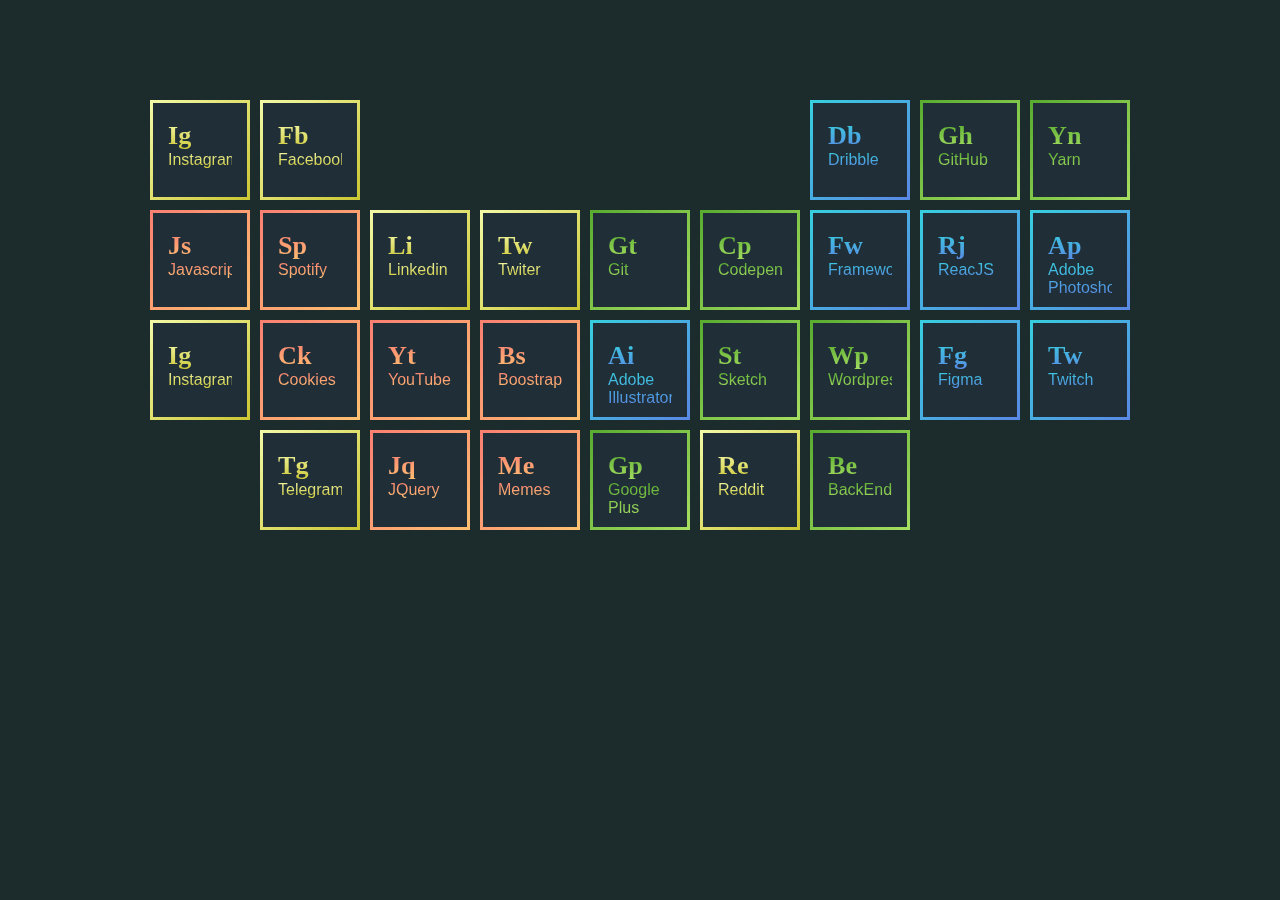
<file: css-grid-periodic-table/index.html>
<!DOCTYPE html>
<html>
<head>
    <meta charset='utf-8'>
    <meta http-equiv='X-UA-Compatible' content='IE=edge'>
    <title>CSS Grid Periodic Table</title>
    <link rel='stylesheet' type='text/css' media='screen' href='style.css'>
</head>
<body>
    <div class="periodic-table">
        <div class="empty-space-1"></div>
        <div class="empty-space-2"></div>

        <div class="periodic-element one">
            <div class="periodic-element-inner">
                <div class="title">Ig</div>
                <div class="desc">Instagram</div>
            </div>
        </div>

        <div class="periodic-element one">
            <div class="periodic-element-inner">
                <div class="title">Fb</div>
                <div class="desc">Facebook</div>
            </div>
        </div>

        <div class="periodic-element two">
            <div class="periodic-element-inner">
                <div class="title">Db</div>
                <div class="desc">Dribble</div>
            </div>
        </div>  

        <div class="periodic-element three">
            <div class="periodic-element-inner">
                <div class="title">Gh</div>
                <div class="desc">GitHub</div>
            </div>
        </div>

        <div class="periodic-element three">
            <div class="periodic-element-inner">
                <div class="title">Yn</div>
                <div class="desc">Yarn</div>
            </div>
        </div>  

        <div class="periodic-element four">
            <div class="periodic-element-inner">
                <div class="title">Js</div>
                <div class="desc">Javascript</div>
            </div>
        </div>

        <div class="periodic-element four">
            <div class="periodic-element-inner">
                <div class="title">Sp</div>
                <div class="desc">Spotify</div>
            </div>
        </div>

        <div class="periodic-element one">
            <div class="periodic-element-inner">
                <div class="title">Li</div>
                <div class="desc">Linkedin</div>
            </div>
        </div>

        <div class="periodic-element one">
            <div class="periodic-element-inner">
                <div class="title">Tw</div>
                <div class="desc">Twiter</div>
            </div>
        </div> 

        <div class="periodic-element three">
            <div class="periodic-element-inner">
                <div class="title">Gt</div>
                <div class="desc">Git</div>
            </div>
        </div>   

        <div class="periodic-element three">
            <div class="periodic-element-inner">
                <div class="title">Cp</div>
                <div class="desc">Codepen</div>
            </div>
        </div>

        <div class="periodic-element two">
            <div class="periodic-element-inner">
                <div class="title">Fw</div>
                <div class="desc">Framework</div>
            </div>
        </div>

        <div class="periodic-element two">
            <div class="periodic-element-inner">
                <div class="title">Rj</div>
                <div class="desc">ReacJS</div>
            </div>
        </div>

        <div class="periodic-element two">
            <div class="periodic-element-inner">
                <div class="title">Ap</div>
                <div class="desc">Adobe Photoshop</div>
            </div>
        </div>

        <div class="periodic-element one">
            <div class="periodic-element-inner">
                <div class="title">Ig</div>
                <div class="desc">Instagram</div>
            </div>
        </div>

        <div class="periodic-element four">
            <div class="periodic-element-inner">
                <div class="title">Ck</div>
                <div class="desc">Cookies</div>
            </div>
        </div>

        <div class="periodic-element four">
            <div class="periodic-element-inner">
                <div class="title">Yt</div>
                <div class="desc">YouTube</div>
            </div>
        </div>

        <div class="periodic-element four">
            <div class="periodic-element-inner">
                <div class="title">Bs</div>
                <div class="desc">Boostrap</div>
            </div>
        </div>

        <div class="periodic-element two">
            <div class="periodic-element-inner">
                <div class="title">Ai</div>
                <div class="desc">Adobe Illustrator</div>
            </div>
        </div>
    
        <div class="periodic-element three">
            <div class="periodic-element-inner">
                <div class="title">St</div>
                <div class="desc">Sketch</div>
            </div>
        </div>

        <div class="periodic-element three">
            <div class="periodic-element-inner">
                <div class="title">Wp</div>
                <div class="desc">Wordpress</div>
            </div>
        </div>

        <div class="periodic-element two">
            <div class="periodic-element-inner">
                <div class="title">Fg</div>
                <div class="desc">Figma</div>
            </div>
        </div>
        <div class="periodic-element two">
            <div class="periodic-element-inner">
                <div class="title">Tw</div>
                <div class="desc">Twitch</div>
            </div>
        </div>

        <div class="periodic-element one">
            <div class="periodic-element-inner">
                <div class="title">Tg</div>
                <div class="desc">Telegram</div>
            </div>
        </div>

        <div class="periodic-element four">
            <div class="periodic-element-inner">
                <div class="title">Jq</div>
                <div class="desc">JQuery</div>
            </div>
        </div>

        <div class="periodic-element four">
            <div class="periodic-element-inner">
                <div class="title">Me</div>
                <div class="desc">Memes</div>
            </div>
        </div>

        <div class="periodic-element three">
            <div class="periodic-element-inner">
                <div class="title">Gp</div>
                <div class="desc">Google Plus</div>
            </div>
        </div>

        <div class="periodic-element one">
            <div class="periodic-element-inner">
                <div class="title">Re</div>
                <div class="desc">Reddit</div>
            </div>
        </div>

        <div class="periodic-element three">
            <div class="periodic-element-inner">
                <div class="title">Be</div>
                <div class="desc">BackEnd</div>
            </div>
        </div>
    </div>    
</body>
</html>
</file>
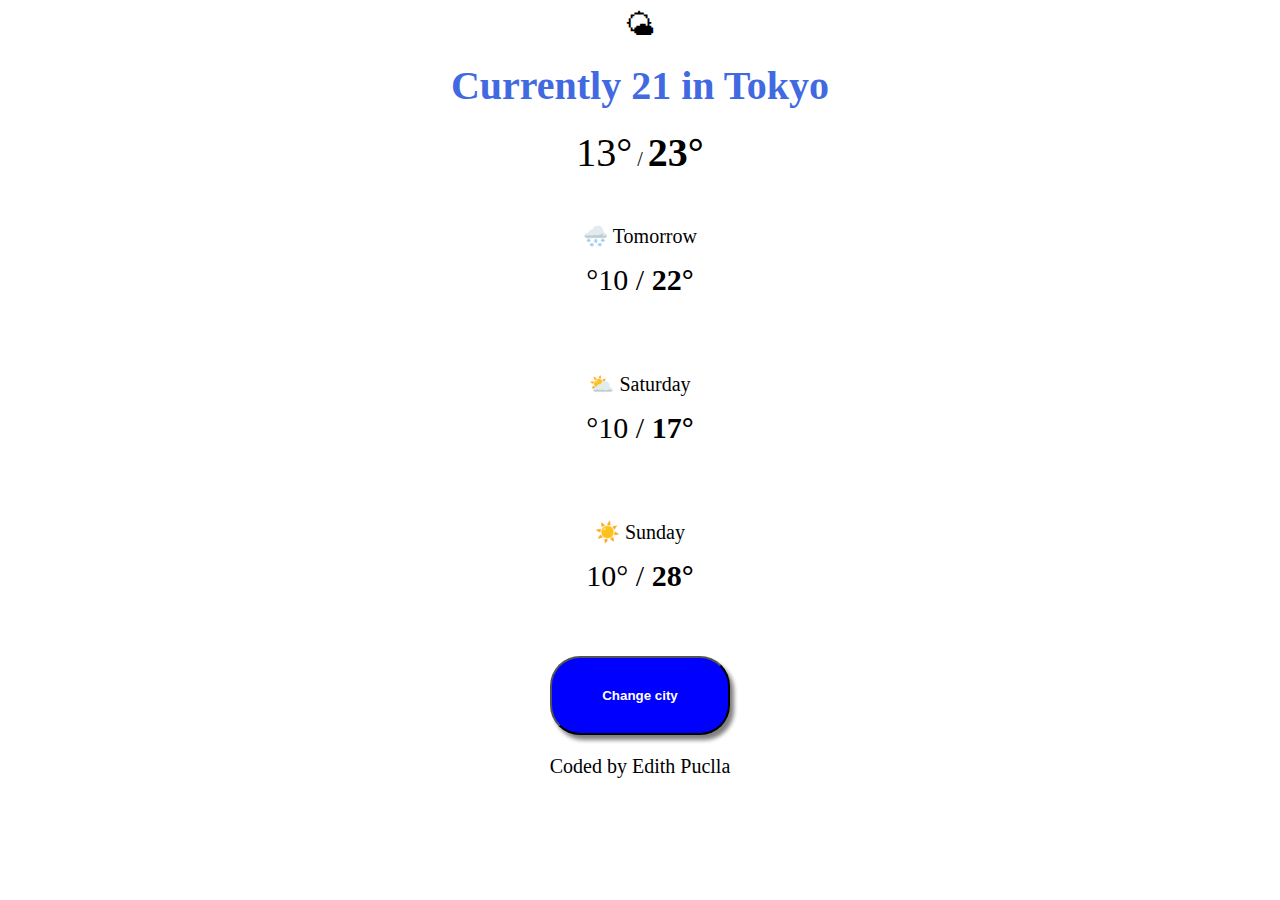
<file: week01-workshop/index.html>
<!DOCTYPE html>
<html lang="en">
  <head>
    <meta charset="UTF-8" />
    <meta http-equiv="X-UA-Compatible" content="IE=edge" />
    <meta name="viewport" content="width=device-width, initial-scale=1.0" />
    <title>Document</title>
    <style>
        .header {
            color: royalblue;
            font-size: 40px;
            padding: 20px;
            font-weight: bold;
        }
        .sub-header {
            font-size: 20px;
        }
        .span-header-left {
            font-size: 40px;
        }
        .span-header-right {
            font-size: 40px;
            font-weight: bold;
        }        
        .detail-div{
          display: flex;
          justify-content: center;
          align-items: center;
          font-size: 20px;
        }
        .num-left {
          font-size: 30px;
        }
        .num-right {
          font-weight: bold;
          font-size: 30px;
        }
        .interior{
          padding: 15px;
        }
       
        .footer{
            padding: 20px;
            font-family:'Times New Roman', Times, serif;
            font-size: 20px;
        }        
        
        li{
          display: inline;
          padding: 30px 150px;
          border-radius: 10px;
        }
        li:hover{
          background: #FFF9EF;
          }
        ul{
          text-align: center;
          display: inline;
        }
        body {
            text-align: center;
        }
        button{
            padding: 30px 50px;
            border-radius: 30px;
            background: blue;
            color: white;
            font-weight: bold;
            box-shadow: 4px 5px 4px grey
        }
        button:hover{
            background:#811333;
            transition: all 250ms ease-in-out;
            cursor: pointer; 
        }
    </style>
  </head>

  <body>
    <div>
      <span class="num-left">🌤</span>
      <div class="header">Currently 21 in Tokyo</div>
      <div class="sub-header">
        <span class="span-header-left">13°</span> /
        <span class="span-header-right">23°</span>
      </div>
      <ul>
        <div class="detail-div">
        <li>
        🌨️ Tomorrow
         <div class="interior">
         <span class="num-left">°10  /  </span><span class="num-right">22°</span>
         </div>
        </li>
        </div>
        <div class="detail-div">
        <li>
        ⛅ Saturday
          <div class="interior">
            <span class="num-left">°10 /  </span><span class="num-right">17°</span>
          </div>
        </li>
        </div>
        <div class="detail-div">
        <li>
          ☀️ Sunday
           <div class="interior">
           <span class="num-left">10° /  </span><span class="num-right">28°</span>
           </div>
        </li>
        </div>
      </ul>
    </br>
      <div><button>Change city</button></div>
      <div class="footer">Coded by Edith Puclla</div>
    </div>
  </body>
</html>
</file>
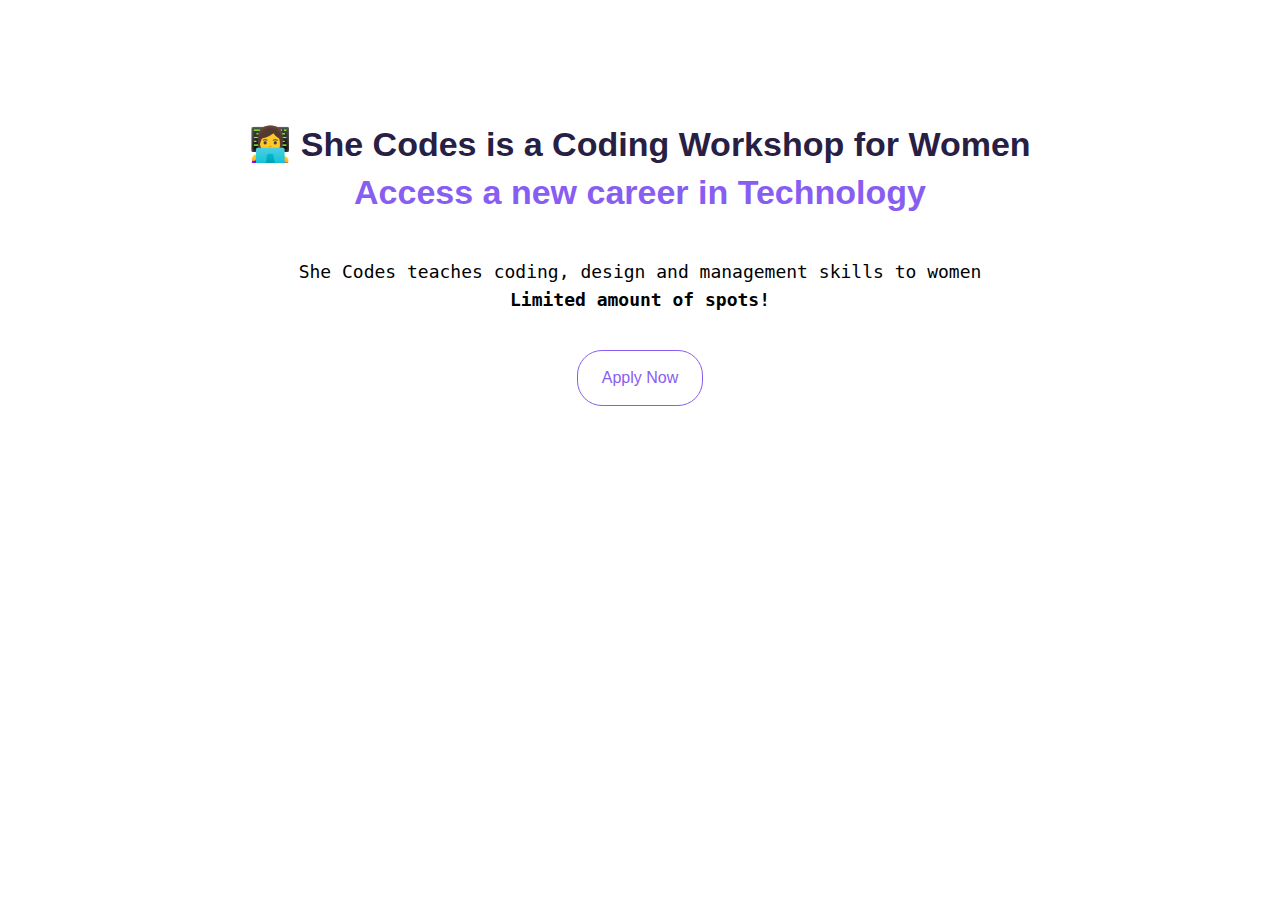
<file: week02-practice/index.html>
<!DOCTYPE html>
<html lang="en">
  <head>
    <meta charset="UTF-8" />
    <meta name="viewport" content="width=device-width, initial-scale=1.0" />
    <meta http-equiv="X-UA-Compatible" content="ie=edge" />
    <title>SheCodes</title>
    <style>
      body {
        font-family: Cerebri Sans, Helvetica, Arial, sans-serif;
      }
      section {
        margin: 120px 0;
      }
      h1,
      h2 {
        font-weight: 900;
        font-size: 34px;
        line-height: 48px;
        margin: 0;
      }
      h1 {
        color: #272044;
        text-align: center;
      }
      h2 {
        text-align: center;
        color: #885df1;
        padding: 0 0 24px;
      }
      p {
        font-size: 18px;
        line-height: 28px;
        font-family: PT Mono, monospace;
        text-align: center;
      }
      button {
        border-radius: 25px;
        margin: 0 auto;
        display: block;
        background-color: #fff;
        border: 1px solid #885df1;
        color: #885df1;
        font-size: 16px;
        line-height: 22px;
        padding: 16px 24px;
        text-decoration: none;
        transition: all 200ms ease;
      }
      button:hover {
        color: #fff;
        background: #885df1;
      }
    </style>
  </head>

  <body>
    <section>
      <h1>👩‍💻 She Codes is a Coding Workshop for Women</h1>
      <h2>Access a new career in Technology</h2>
      <p>
        She Codes teaches coding, design and management skills to women
        <br />
        <strong> Limited amount of spots! </strong>
      </p>
      <br />
      <button>Apply Now</button>
    </section>
    <script>
      function canApply() {
        let age = prompt("What is  your age?");
        return age >= 18;
      }
      function updateHeader(newHeading) {
        let heading = document.querySelector("h1");
        heading.innerHTML = newHeading;
      }
      function apply() {
        let name = prompt("What is  your name?");
        if (canApply()) {
          updateHeader(`Hi ${name}  welcome to SheCodes 👩‍💻`);
        } else {
          updateHeader(`Sorry ${name}  you can't apply to SheCodes 👩‍💻`);
        }
      }

      let applyButton = document.querySelector("button");
      applyButton.addEventListener("click", apply);
    </script>
  </body>
</html>
</file>
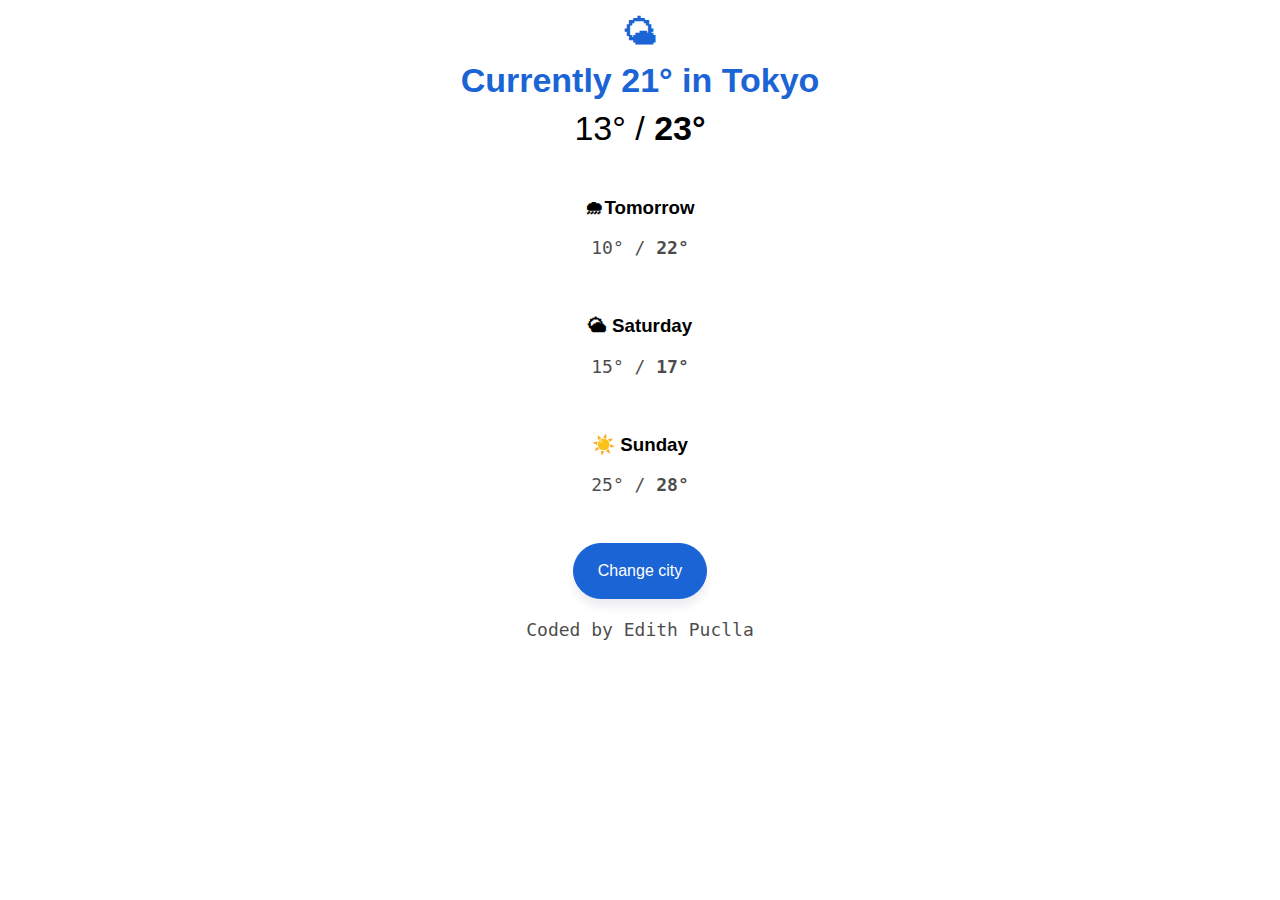
<file: week02-workshop/index.html>
<!DOCTYPE html>
<html lang="en">
  <head>
    <meta charset="UTF-8" />
    <meta name="viewport" content="width=device-width, initial-scale=1.0" />
    <meta http-equiv="X-UA-Compatible" content="ie=edge" />
    <title>Weather App</title>
    <style>
      h1,
      h2,
      h3 {
        text-align: center;
        font-family: Helvetica, Arial, sans-serif;
      }

      h1 {
        color: #1a64d6;
        font-size: 34px;
        line-height: 48px;
        margin: 0;
      }

      h2 {
        margin: 0;

        font-size: 34px;
        line-height: 48px;
        font-weight: 400;
      }

      ul {
        padding: 0;
      }

      li {
        list-style: none;
        text-align: center;
        padding: 10px 0;
        border-radius: 10px;
        transition: all 200ms ease-in-out;
        max-width: 400px;
        margin: 0 auto;
      }

      li:hover {
        background: #fffbef;
      }

      p {
        font-size: 18px;
        opacity: 0.7;
        text-align: center;
        font-family: monospace;
      }

      button {
        display: block;
        margin: 20px auto;
        border: 1px solid #1a64d6;
        background: #1a64d6;
        color: #fff;
        font-size: 16px;
        line-height: 22px;
        padding: 16px 24px;
        border-radius: 30px;
        transition: all 200ms ease;
        box-shadow: rgba(37, 39, 89, 0.08) 0px 8px 8px 0;
        cursor: pointer;
      }

      button:hover {
        background: white;
        color: #1a64d6;
        border: 1px solid #1a64d6;
      }
    </style>
  </head>
  <body>
    <h1>
      🌤
      <br />
      Currently 21° in Tokyo
    </h1>
    <h2>13° / <strong>23°</strong></h2>
    <ul>
      <li>
        <h3>🌧Tomorrow</h3>
        <p>10° / <strong>22°</strong></p>
      </li>
      <li>
        <h3>🌥 Saturday</h3>
        <p>15° / <strong>17°</strong></p>
      </li>
      <li>
        <h3>☀️ Sunday</h3>
        <p>25° / <strong>28°</strong></p>
      </li>
    </ul>

    <button>Change city</button>
    <p>Coded by Edith Puclla</p>
    <script>
      function updateHeader(newHeader) {
        let header = document.querySelector("h1");
        header.innerHTML = newHeader;
      }
      function evaluateTemperature() {
        let city = prompt("What city do you life in?");
        let temp = prompt("What is the temperature?");
        if (temp < 0) {
          updateHeader(`😩 </br> Currently ${temp}° in ${city} `);
        } else {
          updateHeader(`😃 </br> Currently ${temp}° in ${city} `);
        }
      }
      let buttonApply = document.querySelector("button");
      buttonApply.addEventListener("click", evaluateTemperature);
    </script>
  </body>
</html>
</file>
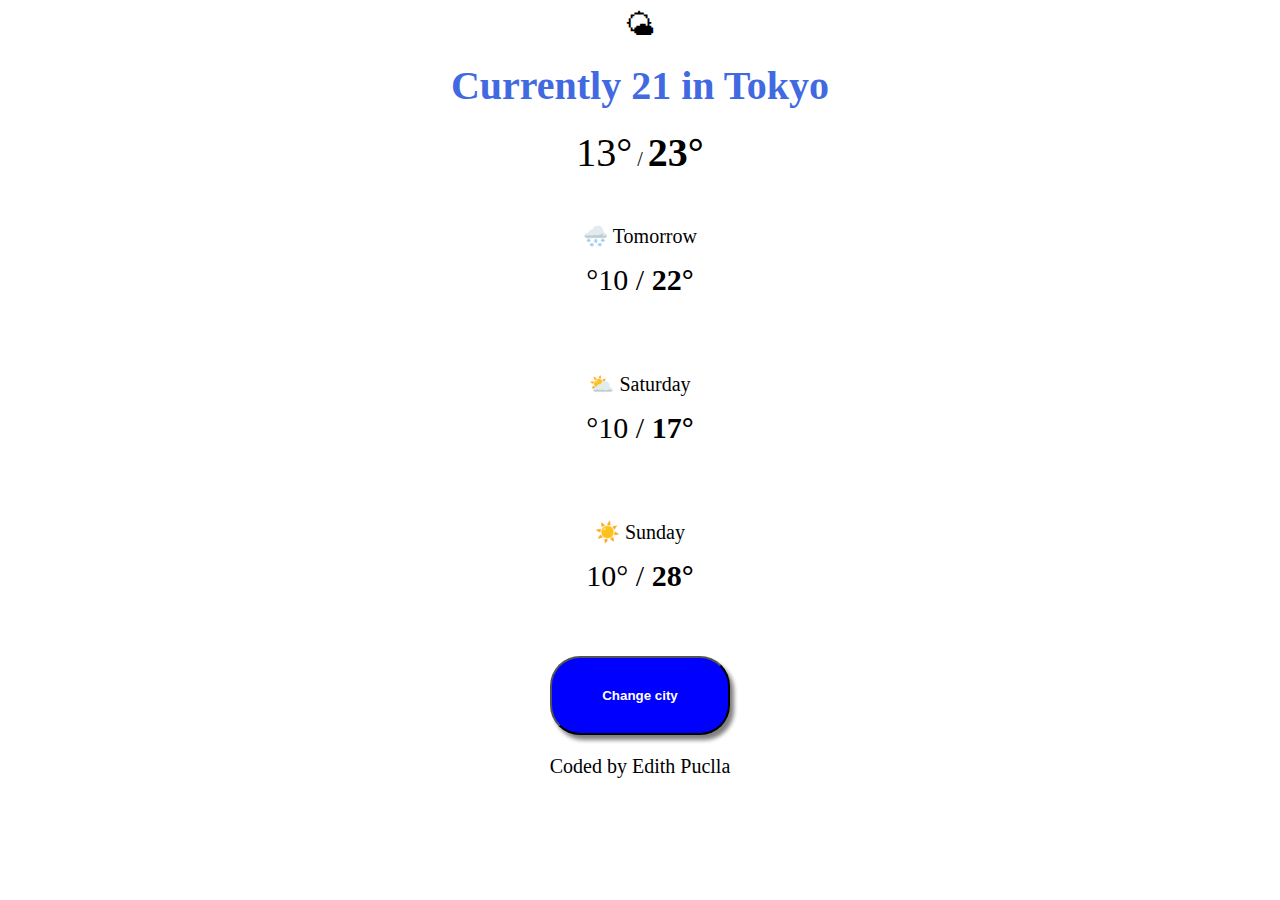
<file: workshop-week-01/index.html>
<!DOCTYPE html>
<html lang="en">
  <head>
    <meta charset="UTF-8" />
    <meta http-equiv="X-UA-Compatible" content="IE=edge" />
    <meta name="viewport" content="width=device-width, initial-scale=1.0" />
    <title>Document</title>
    <style>
        .header {
            color: royalblue;
            font-size: 40px;
            padding: 20px;
            font-weight: bold;
        }
        .sub-header {
            font-size: 20px;
        }
        .span-header-left {
            font-size: 40px;
        }
        .span-header-right {
            font-size: 40px;
            font-weight: bold;
        }        
        .detail-div{
          display: flex;
          justify-content: center;
          align-items: center;
          font-size: 20px;
        }
        .num-left {
          font-size: 30px;
        }
        .num-right {
          font-weight: bold;
          font-size: 30px;
        }
        .interior{
          padding: 15px;
        }
       
        .footer{
            padding: 20px;
            font-family:'Times New Roman', Times, serif;
            font-size: 20px;
        }        
        
        li{
          display: inline;
          padding: 30px 150px;
          border-radius: 10px;
        }
        li:hover{
          background: #FFF9EF;
          }
        ul{
          text-align: center;
          display: inline;
        }
        body {
            text-align: center;
        }
        button{
            padding: 30px 50px;
            border-radius: 30px;
            background: blue;
            color: white;
            font-weight: bold;
            box-shadow: 4px 5px 4px grey
        }
        button:hover{
            background:#811333;
            transition: all 250ms ease-in-out;
            
            
        }
    </style>
  </head>

  <body>
    <div>
      <span class="num-left">🌤</span>
      <div class="header">Currently 21 in Tokyo</div>
      <div class="sub-header">
        <span class="span-header-left">13°</span> /
        <span class="span-header-right">23°</span>
      </div>
      <ul>
        <div class="detail-div">
        <li>
        🌨️ Tomorrow
         <div class="interior">
         <span class="num-left">°10  /  </span><span class="num-right">22°</span>
         </div>
        </li>
        </div>
        <div class="detail-div">
        <li>
        ⛅ Saturday
          <div class="interior">
            <span class="num-left">°10 /  </span><span class="num-right">17°</span>
          </div>
        </li>
        </div>
        <div class="detail-div">
        <li>
          ☀️ Sunday
           <div class="interior">
           <span class="num-left">10° /  </span><span class="num-right">28°</span>
           </div>
        </li>
        </div>
      </ul>
    </br>
      <div><button>Change city</button></div>
      <div class="footer">Coded by Edith Puclla</div>
    </div>
  </body>
</html>
</file>
<file: css-grid-periodic-table/style.css>
body{
    background: #1c2b2b;
    font-family: "Poppins", sans-serif;
    margin: 100px;
}
a{
    text-decoration: none;
}
.periodic-table{
    display: grid;
    grid-template-columns: repeat(9, 100px);
    grid-template-rows: repeat(4, 100px);
    grid-gap: 10px;
    margin: auto;
    max-width: 1200px;
    justify-content: center;    
}

.periodic-element{
    padding: 3px;
    position: relative;
    z-index: 1;
    cursor: default;
    transition: all 0.3s ease;
}

.periodic-element .periodic-element-inner{
    background: #202e38;
    padding: 10px 15px;
    width: calc(100% - 30px);
    height: calc(100% - 20px);
    transition: inherit;
}
.periodic-element .title{
    font: 700 26.1538px "Poppins", sans-serief;
    margin: 0.3em 0 0;
    transition: 0.8s ease 600ms;
}
.periodic-element .description{
    font: 500 12px "Poppins", sans-serief;
    margin-top: -0.2em;
}

.periodic-element:hover{
    transform: scale(1.12);
    z-index: 10;
}
.periodic-element:hover .periodic-element-inner{
    background: transparent;
}
.periodic-element:hover .title, .periodic-element:hover .desc{
    -webkit-text-fill-color: #222;
}
.periodic-element:hover::after{
    top: 105%;
    opacity: 1;
}
.periodic-element{
    cursor: pointer;
}
.one{
    background: linear-gradient(to bottom right, #f3f9a6 0%, #cbc634 100%);
}
.one .title, .one .desc{
    background: -webkit-linear-gradient(#f3f9a6, #cbc634);
    -webkit-background-clip: text;
    -webkit-text-fill-color: transparent;
}
.four{
    background: linear-gradient(to bottom right, #fa7f72 0%, #ffc171 100%);
}
.four .title, .four .desc{
    background: linear-gradient(#fa7f72, #ffc171);
    -webkit-background-clip: text;
    -webkit-text-fill-color: transparent;
}
.two{
    background: -webkit-linear-gradient();
}

.two{
    background: linear-gradient(to bottom right, #37cfdf, #5a88e5);
}

.two .title, .two .desc{
    background: linear-gradient(#37cfdf, #5a88e5);
    -webkit-background-clip: text;
    -webkit-text-fill-color: transparent;
}

.three{
    background: linear-gradient(to bottom right, #58ac30, #a7df62);
}

.three .title, .three .desc{
    background: linear-gradient(#58ac30, #a7df62);
    -webkit-background-clip: text;
    -webkit-text-fill-color: transparent;
}

.empty-space-1{
    grid-column:  3/span 4;
    grid-row: 1;
}

.empty-space-2{
    grid-column: 1;
    grid-row: 4;
}
</file>
